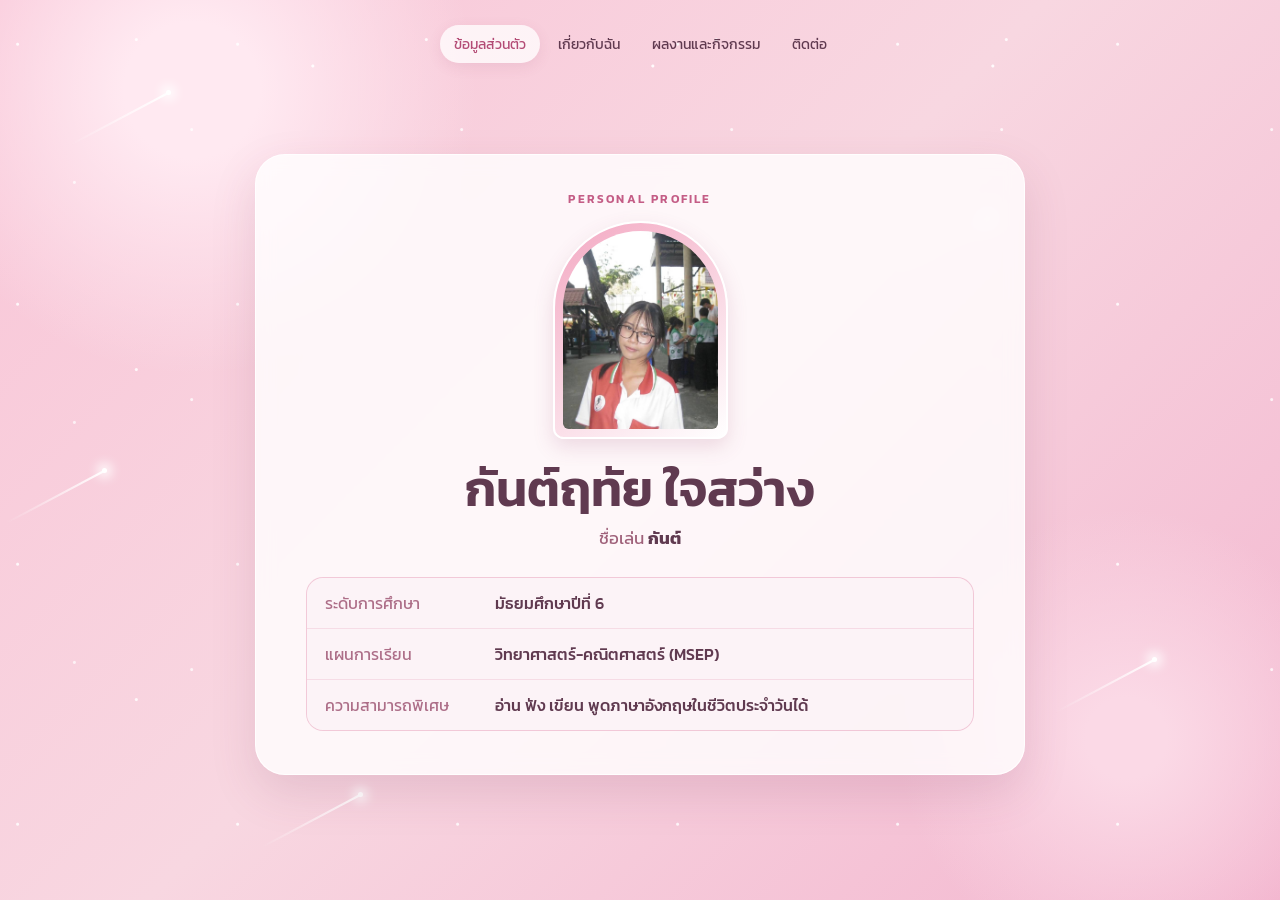
<file: index.html>
<!doctype html>
<html lang="th">
<head>
  <meta charset="utf-8">
  <meta name="viewport" content="width=device-width, initial-scale=1">
  <meta name="description" content="เว็บไซต์แนะนำตัวของ กันต์ฤทัย ใจสว่าง">
  <title>กันต์ฤทัย ใจสว่าง | ข้อมูลส่วนตัว</title>
  <link rel="preconnect" href="https://fonts.googleapis.com">
  <link rel="preconnect" href="https://fonts.gstatic.com" crossorigin>
  <link href="https://fonts.googleapis.com/css2?family=Kanit:wght@300;400;500;600;700&family=Playfair+Display:wght@600;700&display=swap" rel="stylesheet">
  <link rel="stylesheet" href="style.css">
</head>
<body>
  <div class="stars" aria-hidden="true"><i></i><i></i><i></i><i></i><i></i><i></i></div>
  <header class="site-header">
    <nav aria-label="เมนูหลัก">
      <a class="active" href="index.html">ข้อมูลส่วนตัว</a>
      <a href="about.html">เกี่ยวกับฉัน</a>
      <a href="portfolio.html">ผลงานและกิจกรรม</a>
      <a href="contact.html">ติดต่อ</a>
    </nav>
  </header>
  <main class="page page-home">
    <section class="intro-card">
      <p class="eyebrow">PERSONAL PROFILE</p>
      <div class="portrait-wrap"><img src="myself.jpg" alt="รูปของกันต์ฤทัย ใจสว่าง"></div>
      <h1>กันต์ฤทัย ใจสว่าง</h1>
      <p class="nickname">ชื่อเล่น <strong>กันต์</strong></p>
      <div class="profile-details">
        <div><span>ระดับการศึกษา</span><strong>มัธยมศึกษาปีที่ 6</strong></div>
        <div><span>แผนการเรียน</span><strong>วิทยาศาสตร์-คณิตศาสตร์ (MSEP)</strong></div>
        <div><span>ความสามารถพิเศษ</span><strong>อ่าน ฟัง เขียน พูดภาษาอังกฤษในชีวิตประจำวันได้</strong></div>
      </div>
    </section>
  </main>
</body>
</html>
</file>
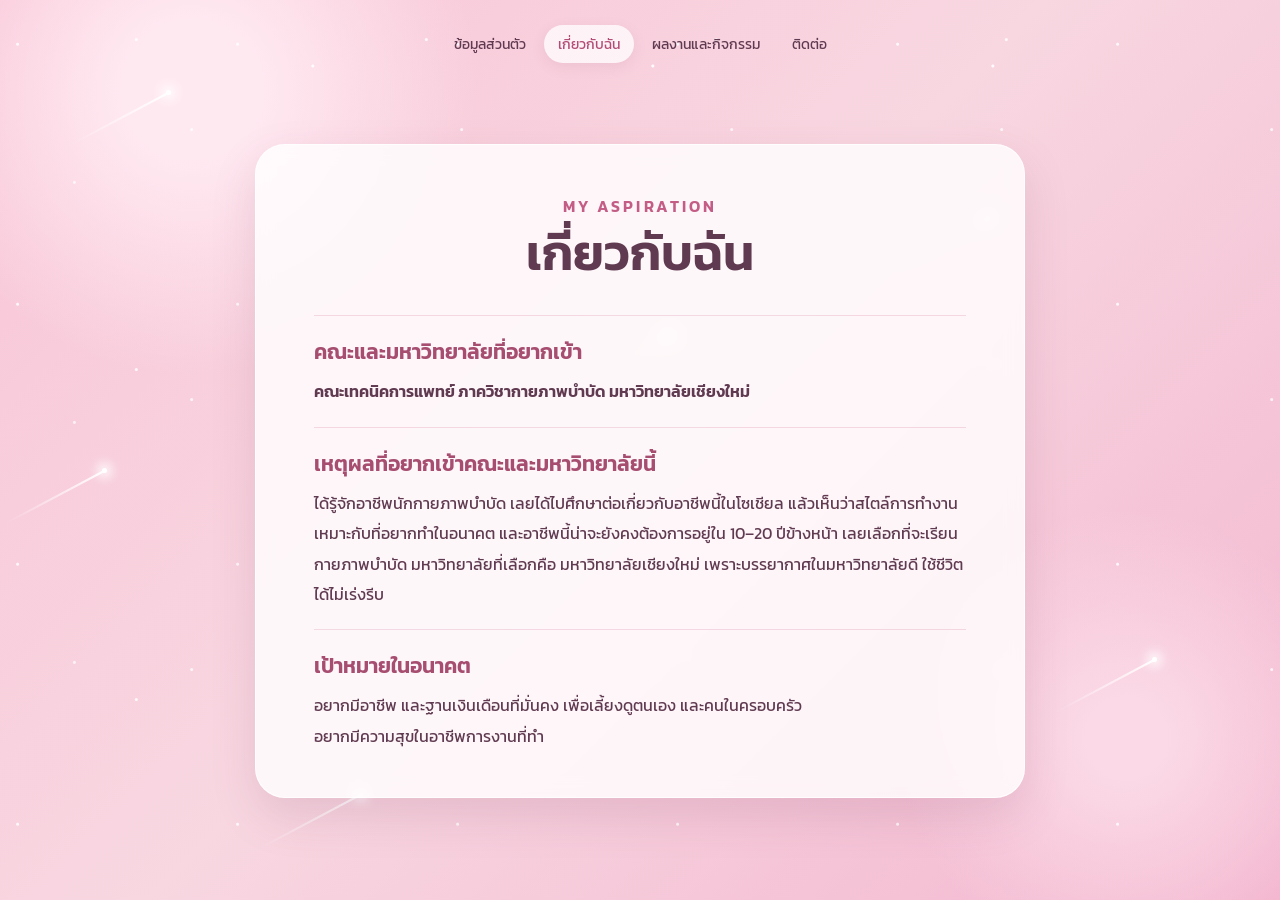
<file: about.html>
<!doctype html>
<html lang="th">
<head>
  <meta charset="utf-8">
  <meta name="viewport" content="width=device-width, initial-scale=1">
  <meta name="description" content="เกี่ยวกับกันต์ฤทัย ใจสว่าง">
  <title>กันต์ฤทัย ใจสว่าง | เกี่ยวกับฉัน</title>
  <link rel="preconnect" href="https://fonts.googleapis.com">
  <link rel="preconnect" href="https://fonts.gstatic.com" crossorigin>
  <link href="https://fonts.googleapis.com/css2?family=Kanit:wght@300;400;500;600;700&family=Playfair+Display:wght@600;700&display=swap" rel="stylesheet">
  <link rel="stylesheet" href="style.css">
</head>
<body>
  <div class="stars" aria-hidden="true"><i></i><i></i><i></i><i></i><i></i><i></i></div>
  <header class="site-header">
    <nav aria-label="เมนูหลัก">
      <a href="index.html">ข้อมูลส่วนตัว</a>
      <a class="active" href="about.html">เกี่ยวกับฉัน</a>
      <a href="portfolio.html">ผลงานและกิจกรรม</a>
      <a href="contact.html">ติดต่อ</a>
    </nav>
  </header>
  <main class="page">
    <section class="content-card about-card">
      <div class="section-heading"><p class="eyebrow">MY ASPIRATION</p><h1>เกี่ยวกับฉัน</h1></div>
      <article>
        <h2>คณะและมหาวิทยาลัยที่อยากเข้า</h2>
        <p class="strong-line">คณะเทคนิคการแพทย์ ภาควิชากายภาพบำบัด มหาวิทยาลัยเชียงใหม่</p>
      </article>
      <article>
        <h2>เหตุผลที่อยากเข้าคณะและมหาวิทยาลัยนี้</h2>
        <p>ได้รู้จักอาชีพนักกายภาพบำบัด เลยได้ไปศึกษาต่อเกี่ยวกับอาชีพนี้ในโซเชียล แล้วเห็นว่าสไตล์การทำงานเหมาะกับที่อยากทำในอนาคต และอาชีพนี้น่าจะยังคงต้องการอยู่ใน 10–20 ปีข้างหน้า เลยเลือกที่จะเรียนกายภาพบำบัด มหาวิทยาลัยที่เลือกคือ มหาวิทยาลัยเชียงใหม่ เพราะบรรยากาศในมหาวิทยาลัยดี ใช้ชีวิตได้ไม่เร่งรีบ</p>
      </article>
      <article>
        <h2>เป้าหมายในอนาคต</h2>
        <p>อยากมีอาชีพ และฐานเงินเดือนที่มั่นคง เพื่อเลี้ยงดูตนเอง และคนในครอบครัว<br>อยากมีความสุขในอาชีพการงานที่ทำ</p>
      </article>
    </section>
  </main>
</body>
</html>
</file>
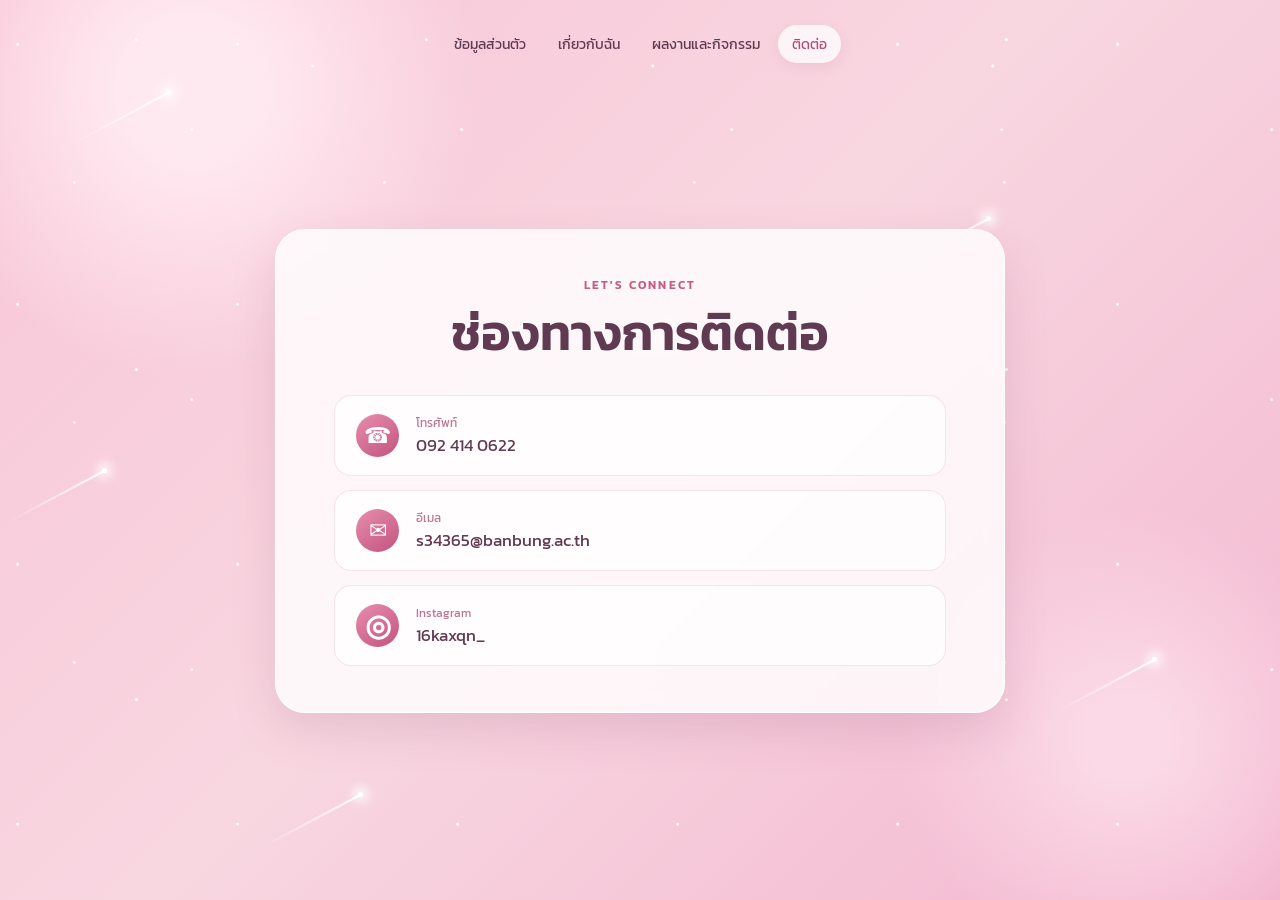
<file: contact.html>
<!doctype html>
<html lang="th">
<head>
  <meta charset="utf-8">
  <meta name="viewport" content="width=device-width, initial-scale=1">
  <meta name="description" content="ช่องทางการติดต่อกันต์ฤทัย ใจสว่าง">
  <title>กันต์ฤทัย ใจสว่าง | ติดต่อ</title>
  <link rel="preconnect" href="https://fonts.googleapis.com">
  <link rel="preconnect" href="https://fonts.gstatic.com" crossorigin>
  <link href="https://fonts.googleapis.com/css2?family=Kanit:wght@300;400;500;600;700&family=Playfair+Display:wght@600;700&display=swap" rel="stylesheet">
  <link rel="stylesheet" href="style.css">
</head>
<body>
  <div class="stars" aria-hidden="true"><i></i><i></i><i></i><i></i><i></i><i></i></div>
  <header class="site-header">
    <nav aria-label="เมนูหลัก">
      <a href="index.html">ข้อมูลส่วนตัว</a>
      <a href="about.html">เกี่ยวกับฉัน</a>
      <a href="portfolio.html">ผลงานและกิจกรรม</a>
      <a class="active" href="contact.html">ติดต่อ</a>
    </nav>
  </header>
  <main class="page page-contact">
    <section class="content-card contact-card">
      <div class="section-heading"><p class="eyebrow">LET'S CONNECT</p><h1>ช่องทางการติดต่อ</h1></div>
      <div class="contact-list">
        <a class="contact-item" href="tel:0924140622"><span class="contact-icon" aria-hidden="true">☎</span><span><small>โทรศัพท์</small>092 414 0622</span></a>
        <a class="contact-item" href="mailto:s34365@banbung.ac.th"><span class="contact-icon" aria-hidden="true">✉</span><span><small>อีเมล</small>s34365@banbung.ac.th</span></a>
        <a class="contact-item" href="https://www.instagram.com/16kaxqn_/" target="_blank" rel="noopener"><span class="contact-icon instagram" aria-hidden="true">◎</span><span><small>Instagram</small>16kaxqn_</span></a>
      </div>
    </section>
  </main>
</body>
</html>
</file>
<file: style.css>
:root { --ink:#603a50; --pink:#f7b7cc; --pink-deep:#d66f96; --cream:#fff9fb; --white:rgba(255,255,255,.8); }
* { box-sizing:border-box; }
body { min-height:100vh; margin:0; color:var(--ink); font-family:"Kanit", sans-serif; font-weight:400; background:radial-gradient(circle at 15% 10%, #ffe9f1 0 5%, transparent 21%),radial-gradient(circle at 88% 82%, #fbd9e6 0 3%, transparent 17%),linear-gradient(135deg,#f9c5d7 0%,#f8d7e1 48%,#f3b6cf 100%); overflow-x:hidden; }
.stars { position:fixed; inset:0; z-index:-1; overflow:hidden; pointer-events:none; opacity:1; background-image:radial-gradient(circle at 8% 17%,rgba(255,255,255,.82) 0 1px,transparent 2px),radial-gradient(circle at 24% 76%,rgba(255,255,255,.7) 0 1px,transparent 2px),radial-gradient(circle at 47% 12%,rgba(255,255,255,.82) 0 1px,transparent 2px),radial-gradient(circle at 71% 48%,rgba(255,255,255,.75) 0 1px,transparent 2px),radial-gradient(circle at 92% 22%,rgba(255,255,255,.9) 0 1px,transparent 2px); background-size:220px 260px,310px 240px,290px 330px,270px 270px,340px 300px; animation:star-drift 18s ease-in-out infinite alternate; }
.stars i { position:absolute; width:5px; height:5px; border-radius:50%; background:#fff; box-shadow:0 0 11px 5px rgba(255,255,255,.9); }
.stars i::after { content:""; position:absolute; width:115px; height:2px; top:1px; right:1px; transform:rotate(-28deg); transform-origin:right; background:linear-gradient(90deg,transparent,rgba(255,255,255,.95)); }
.stars i:nth-child(1){top:10%;left:13%;animation:shoot 7s linear infinite}.stars i:nth-child(2){top:24%;left:77%;animation:shoot 8s 1s linear infinite}.stars i:nth-child(3){top:52%;left:8%;animation:shoot 9s 2s linear infinite}.stars i:nth-child(4){top:73%;left:90%;animation:shoot 7.5s 3s linear infinite}.stars i:nth-child(5){top:88%;left:28%;animation:shoot 10s 4s linear infinite}.stars i:nth-child(6){top:37%;left:52%;animation:shoot 9.5s 5s linear infinite}
@keyframes star-drift { from{background-position:0 0,0 0,0 0,0 0,0 0} to{background-position:30px -40px,-45px 25px,35px 42px,-28px -32px,40px 20px} } @keyframes shoot { 0%,42%,100%{opacity:0;transform:translate(0,0)} 3%,14%{opacity:1} 21%{opacity:0;transform:translate(260px,160px)} }
.site-header { width:min(1150px,calc(100% - 40px)); margin:0 auto; padding:25px 0 15px; display:flex; justify-content:center; }
nav { display:flex; flex-wrap:wrap; justify-content:center; gap:4px; } nav a { padding:8px 14px; color:var(--ink); border-radius:100px; font-size:.9rem; text-decoration:none; transition:.2s; } nav a:hover, nav a.active { background:rgba(255,255,255,.75); color:#b34b75; box-shadow:0 4px 14px rgba(151,69,106,.1); }
.page { width:min(1050px,calc(100% - 40px)); min-height:calc(100vh - 95px); margin:0 auto; padding:36px 0 55px; display:grid; place-items:center; }
.page-home { padding-top:22px; }
.intro-card,.content-card { width:min(770px,100%); border:1px solid rgba(255,255,255,.85); border-radius:30px; background:var(--white); box-shadow:0 18px 45px rgba(126,59,91,.15); backdrop-filter:blur(9px); }
.intro-card { padding:35px 50px 43px; text-align:center; }.eyebrow { margin:0 0 7px; color:#c45d86; font-size:.72rem; font-weight:600; letter-spacing:.19em; }
.portrait-wrap { width:175px; height:218px; margin:13px auto 18px; padding:8px; border:2px solid white; border-radius:90px 90px 11px 11px; background:linear-gradient(145deg,#f3a8c2,#fff); box-shadow:0 8px 20px rgba(155,65,106,.17); }.portrait-wrap img { width:100%; height:100%; border-radius:82px 82px 6px 6px; object-fit:cover; object-position:center; }
h1,h2,p { margin-top:0; } h1 { margin-bottom:5px; font-size:clamp(2rem,4.2vw,3.15rem); font-weight:600; line-height:1.25; }.nickname { margin-bottom:26px; color:#9f617a; font-size:1.08rem; }.nickname strong { color:var(--ink); }
.profile-details { display:grid; gap:1px; text-align:left; overflow:hidden; border:1px solid rgba(225,151,181,.28); border-radius:17px; background:rgba(225,151,181,.28); }.profile-details div { display:grid; grid-template-columns:155px 1fr; gap:15px; padding:13px 18px; background:rgba(255,255,255,.67); }.profile-details span { color:#ad6e88; }.profile-details strong { font-weight:500; }
.content-card { padding:46px 58px; }.section-heading { margin-bottom:31px; text-align:center; }.section-heading h1 { margin:0; }.about-card article { padding:20px 0; border-top:1px solid rgba(208,105,146,.22); }.about-card article:last-child { padding-bottom:0; }.about-card h2 { margin-bottom:9px; color:#a64d70; font-size:1.3rem; font-weight:600; }.about-card p { margin:0; font-size:1rem; line-height:1.9; }.about-card .strong-line { font-weight:600; }
.portfolio-section { width:100%; }.portfolio-section .section-heading { margin-bottom:25px; }.activity-grid { display:grid; grid-template-columns:repeat(2,1fr); gap:22px; }.activity-card { overflow:hidden; border:1px solid rgba(255,255,255,.88); border-radius:23px; background:rgba(255,255,255,.79); box-shadow:0 12px 27px rgba(139,67,99,.13); transition:transform .25s,box-shadow .25s; }.activity-card:hover { transform:translateY(-5px); box-shadow:0 18px 33px rgba(139,67,99,.2); }.activity-photo { position:relative; display:block; width:100%; height:214px; padding:10px; border:0; background:#fff4f8; cursor:zoom-in; }.activity-photo img { width:100%; height:100%; border-radius:14px; object-fit:cover; transition:filter .25s,transform .25s; }.activity-photo span { position:absolute; right:18px; bottom:17px; padding:4px 10px; color:white; border-radius:100px; background:rgba(81,40,60,.7); font-family:"Kanit",sans-serif; font-size:.7rem; opacity:0; transform:translateY(5px); transition:.25s; }.activity-photo:hover img,.activity-photo:focus-visible img { filter:brightness(.8); transform:scale(.985); }.activity-photo:hover span,.activity-photo:focus-visible span { opacity:1; transform:translateY(0); }.activity-card p { min-height:101px; margin:0; padding:15px 20px 19px; font-size:.93rem; line-height:1.65; }
.modal-open { overflow:hidden; }.image-modal { position:fixed; z-index:10; inset:0; display:grid; place-items:center; padding:25px; background:rgba(55,21,39,.8); backdrop-filter:blur(5px); }.image-modal[hidden] { display:none; }.image-modal figure { max-width:min(100%,1000px); max-height:90vh; margin:0; text-align:center; }.image-modal figure img { display:block; max-width:100%; max-height:82vh; border:6px solid white; border-radius:12px; box-shadow:0 15px 55px rgba(0,0,0,.45); }.image-modal figcaption { padding-top:10px; color:white; font-size:1rem; }.modal-close { position:fixed; top:21px; right:25px; width:42px; height:42px; color:#693247; border:0; border-radius:50%; background:white; cursor:pointer; font-size:2rem; line-height:1; }.modal-close:hover { background:#f8c6d7; }
.page-contact { min-height:calc(100vh - 95px); }.contact-card { width:min(730px,100%); }.contact-list { display:grid; gap:14px; }.contact-item { display:flex; align-items:center; gap:17px; padding:17px 21px; color:var(--ink); border:1px solid rgba(221,133,167,.22); border-radius:17px; background:rgba(255,255,255,.7); font-size:1.08rem; text-decoration:none; transition:.2s; }.contact-item:hover { transform:translateX(5px); background:white; }.contact-item small { display:block; color:#bd7692; font-size:.78rem; }.contact-icon { display:grid; width:43px; height:43px; place-items:center; flex:0 0 auto; color:white; border-radius:50%; background:linear-gradient(145deg,#e78ead,#c3537f); font-family:Arial,sans-serif; font-size:1.37rem; }.contact-icon.instagram { font-size:1.9rem; font-weight:bold; }
@media (max-width:680px) { .site-header { padding-top:18px; } nav a { padding:6px 9px; font-size:.79rem; }.page { width:min(100% - 25px,1050px); padding:22px 0 38px; }.intro-card,.content-card { border-radius:22px; }.intro-card { padding:28px 18px 25px; }.portrait-wrap { width:152px; height:191px; }.profile-details div { grid-template-columns:1fr; gap:2px; padding:11px 14px; }.content-card { padding:30px 21px; }.section-heading { margin-bottom:22px; }.about-card article { padding:17px 0; }.activity-grid { grid-template-columns:1fr; gap:16px; }.activity-photo { height:200px; }.activity-card p { min-height:0; }.contact-item { padding:14px; font-size:.92rem; word-break:break-word; } }
</file>
